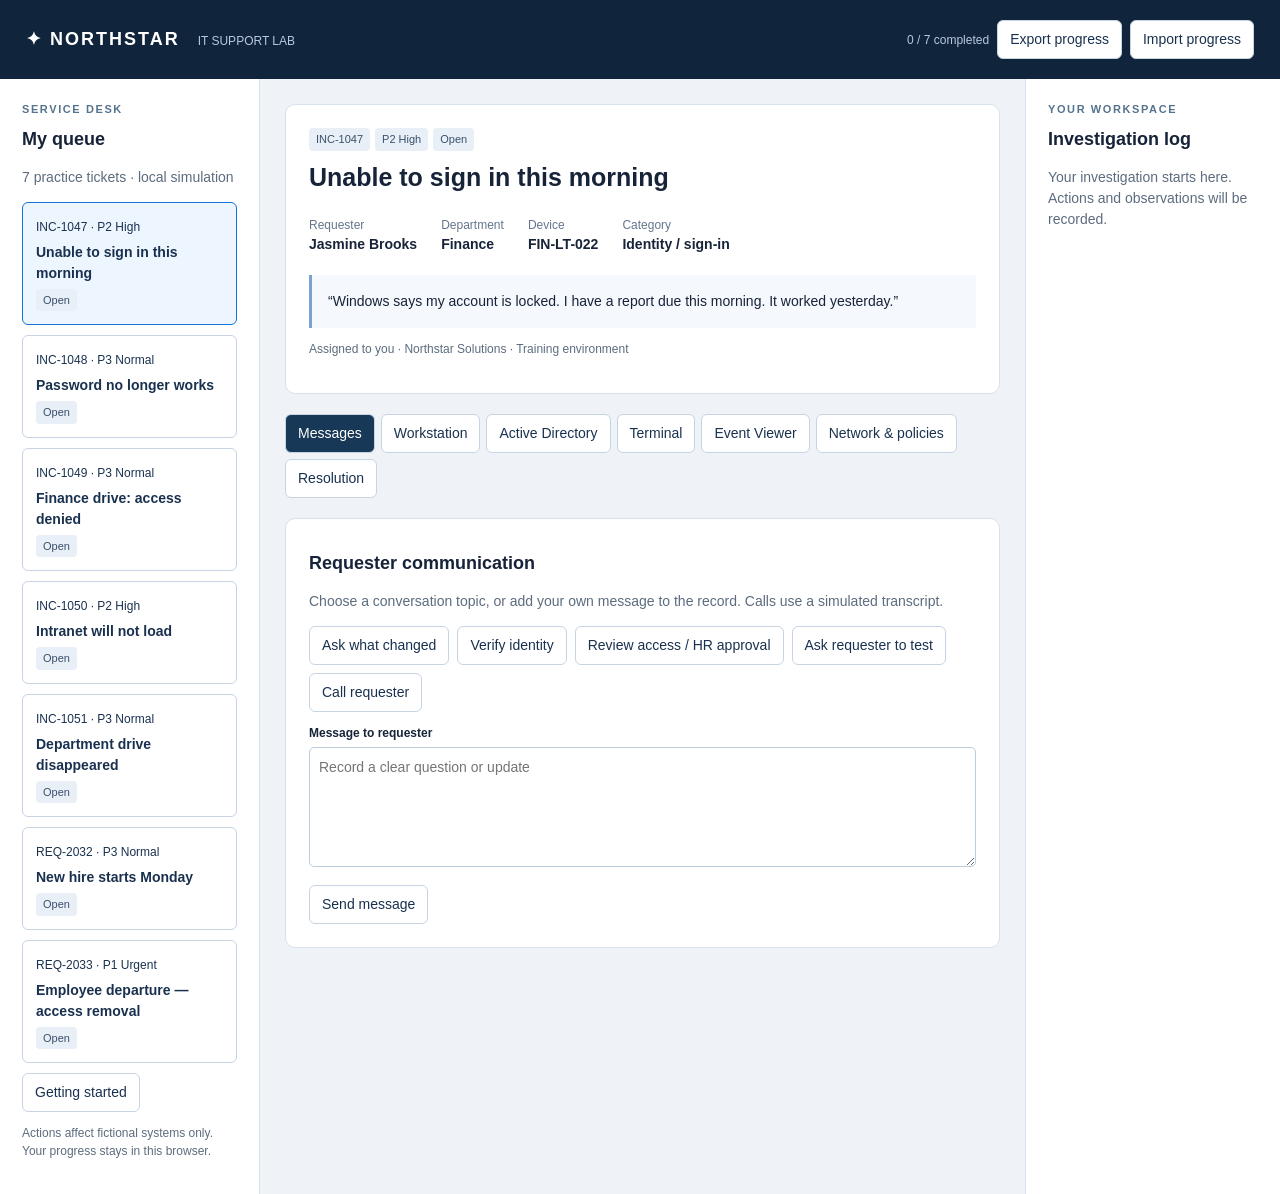
<file: Northstar-GitHub-Ready/simulator/index.html>
<!doctype html>
<html lang="en"><head><meta charset="utf-8"><meta name="viewport" content="width=device-width,initial-scale=1"><title>Northstar | IT Support Lab</title><link rel="stylesheet" href="style.css"></head>
<body><header><div><b>✦ NORTHSTAR</b><span>IT SUPPORT LAB</span></div><div class="header-actions"><span id="progress"></span><button id="backup">Export progress</button><label class="button">Import progress<input type="file" id="import" accept=".json" hidden></label></div></header>
<div class="shell"><aside><div class="section-label">SERVICE DESK</div><h2>My queue</h2><p class="muted">7 practice tickets · local simulation</p><div id="queue"></div><button id="orientation">Getting started</button><p class="muted small">Actions affect fictional systems only. Your progress stays in this browser.</p></aside><main><section id="ticket"></section><nav id="tabs" aria-label="Investigation tools"></nav><section id="tool"></section></main><aside class="activity"><div class="section-label">YOUR WORKSPACE</div><h2>Investigation log</h2><div id="log"></div></aside></div><div id="notice" role="status" aria-live="polite"></div><script src="app.js"></script></body></html>
</file>
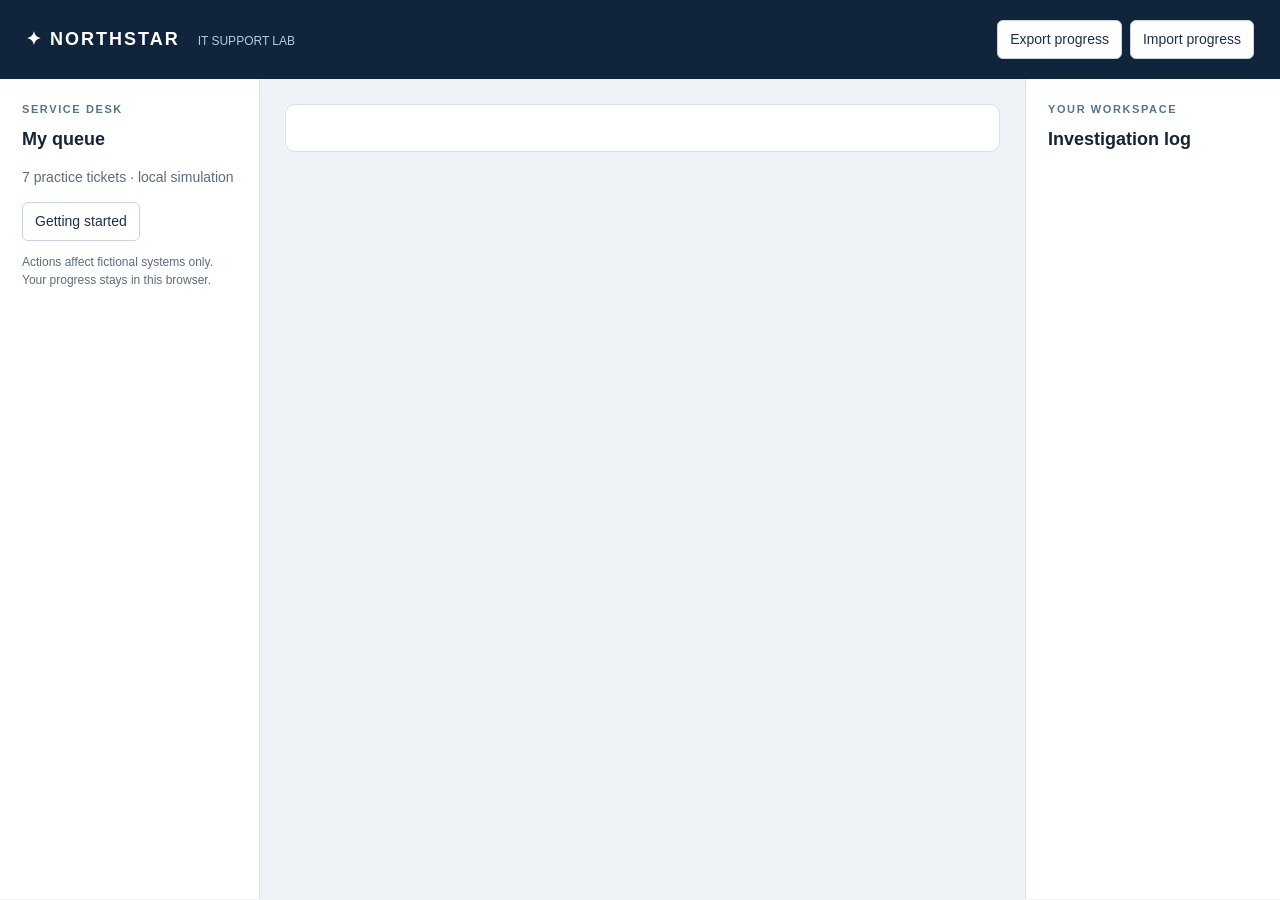
<file: Northstar-GitHub-Ready/simulator/Northstar IT Lab.html>
<!doctype html>
<html lang="en"><head><meta charset="utf-8"><meta name="viewport" content="width=device-width,initial-scale=1"><title>Northstar | IT Support Lab</title><style>*{box-sizing:border-box}body{margin:0;background:#eff3f8;color:#172338;font:14px/1.5 'Segoe UI',sans-serif}header{background:#10243c;color:white;padding:20px 26px;display:flex;justify-content:space-between;align-items:center}header b{letter-spacing:2px;font-size:18px}header span{margin-left:18px;font-size:12px;color:#b7c9de}.header-actions{display:flex;align-items:center;gap:8px}.shell{display:grid;grid-template-columns:260px minmax(420px,1fr) 255px;min-height:calc(100vh - 80px)}aside{background:#fff;padding:22px;border-right:1px solid #d9e2ed}.activity{border-left:1px solid #d9e2ed;border-right:0}main{padding:25px;min-width:0}h1{font-size:25px;margin:8px 0}h2{font-size:18px;margin:8px 0}h3{font-size:15px}.section-label{font-size:11px;letter-spacing:1.6px;color:#55738d;font-weight:700}.muted{color:#5c6c7e}.small{font-size:12px}button,.button{font:inherit;cursor:pointer;border:1px solid #c7d4e3;border-radius:6px;background:#fff;color:#19314f;padding:8px 12px;display:inline-block}button:hover,.button:hover{background:#e6effa}button:focus-visible,input:focus-visible,textarea:focus-visible,select:focus-visible{outline:3px solid #268bf0;outline-offset:2px}.primary{background:#1265be;color:white;border-color:#1265be}.danger{color:#a02c39}.queue-item{display:block;text-align:left;width:100%;margin:10px 0;padding:13px}.queue-item.active{border-color:#1475d5;background:#edf5ff}.queue-item strong{display:block;margin:5px 0}.badge{display:inline-block;background:#e9eff6;color:#37506c;border-radius:4px;padding:3px 7px;font-size:11px;margin-right:5px}.ticket-card,#tool{background:white;border:1px solid #d8e1ec;border-radius:10px;padding:23px}.meta{display:flex;flex-wrap:wrap;gap:24px;margin:20px 0}.meta span{display:block;font-size:12px;color:#64768b}.meta strong{font-weight:600}.quote{background:#f5f8fc;padding:16px;border-left:3px solid #78a2d0}.tabs{display:flex;flex-wrap:wrap;gap:6px;margin:20px 0}.tabs button.active{background:#173957;color:white}input,select,textarea{font:inherit;width:100%;padding:9px;border:1px solid #bccddd;border-radius:5px;margin:5px 0 12px}textarea{min-height:120px}label{display:block;font-weight:600;font-size:12px}.row{display:flex;flex-wrap:wrap;gap:8px;margin:12px 0}.columns{display:grid;grid-template-columns:160px 1fr;gap:20px}.tree{background:#f2f6fa;padding:15px}.tree button{display:block;margin:8px 0;width:100%}table{border-collapse:collapse;width:100%;margin:15px 0}td,th{text-align:left;padding:10px;border-bottom:1px solid #e1e8f0}th{font-size:12px;color:#566b82}.terminal{background:#101c2c;color:#cfe4dc;padding:18px;border-radius:6px;white-space:pre-wrap;font:13px/1.6 Consolas,monospace;min-height:230px;max-height:450px;overflow:auto}.desktop{background:linear-gradient(135deg,#064774,#1192ba);padding:25px;border-radius:8px;color:white;min-height:260px}.desktop .window{background:#fff;color:#233549;border-radius:7px;padding:18px;margin-top:15px}.log-entry{font-size:12px;padding:12px 0;border-bottom:1px solid #e4ebf3}.log-entry time{display:block;color:#718297;font-size:10px}.message{padding:12px;background:#f0f5fb;margin:10px 0;border-radius:6px}.message.tech{background:#e8f3ee}.checklist{padding:14px;background:#f4f7fb}.warning{color:#a33d32}#notice{position:fixed;bottom:20px;left:50%;transform:translateX(-50%);background:#163452;color:white;border-radius:8px;padding:12px 20px;max-width:80%;display:none}@media(max-width:1100px){.shell{grid-template-columns:230px 1fr}.activity{grid-column:1/-1}.header-actions{flex-wrap:wrap}}@media(max-width:700px){.shell{display:block}header{display:block}main{padding:12px}.columns{grid-template-columns:1fr}.meta{gap:12px}.header-actions{margin-top:15px}}
</style></head>
<body><header><div><b>✦ NORTHSTAR</b><span>IT SUPPORT LAB</span></div><div class="header-actions"><span id="progress"></span><button id="backup">Export progress</button><label class="button">Import progress<input type="file" id="import" accept=".json" hidden></label></div></header>
<div class="shell"><aside><div class="section-label">SERVICE DESK</div><h2>My queue</h2><p class="muted">7 practice tickets · local simulation</p><div id="queue"></div><button id="orientation">Getting started</button><p class="muted small">Actions affect fictional systems only. Your progress stays in this browser.</p></aside><main><section id="ticket"></section><nav id="tabs" aria-label="Investigation tools"></nav><section id="tool"></section></main><aside class="activity"><div class="section-label">YOUR WORKSPACE</div><h2>Investigation log</h2><div id="log"></div></aside></div><div id="notice" role="status" aria-live="polite"></div><script>'use strict';
const scenarios=[
 {id:'INC-1047',title:'Unable to sign in this morning',user:'Jasmine Brooks',account:'jbrooks',dept:'Finance',device:'FIN-LT-022',priority:'P2 High',category:'Identity / sign-in',kind:'lock',brief:'Windows says my account is locked. I have a report due this morning. It worked yesterday.',intro:'I changed my password yesterday. My phone keeps asking me to sign in.',cause:'Repeated authentication from a phone using the previous password.',fix:'Cleared stale phone credentials and unlocked the account after identity verification.'},
 {id:'INC-1048',title:'Password no longer works',user:'Marcus Lee',account:'mlee',dept:'Sales',device:'SAL-LT-014',priority:'P3 Normal',category:'Identity / password',kind:'password',brief:'I forgot my password after coming back from vacation.',intro:'I am at my desk and can verify my identity through our approved callback.',cause:'Forgotten password.',fix:'Verified identity, reset the password with change at next sign-in enabled.'},
 {id:'INC-1049',title:'Finance drive: access denied',user:'Ava Patel',account:'apatel',dept:'Finance',device:'FIN-LT-009',priority:'P3 Normal',category:'File access',kind:'permission',brief:'I can sign in but the Finance share says access denied.',intro:'I transferred from Sales. My manager approved Finance access on request REQ-2031.',cause:'Approved Finance employee missing the Finance-Read security group.',fix:'Validated access approval, added Finance-Read membership and refreshed the sign-in token.'},
 {id:'INC-1050',title:'Intranet will not load',user:'Noah Reed',account:'nreed',dept:'Operations',device:'OPS-PC-031',priority:'P2 High',category:'Network / DNS',kind:'dns',brief:'The intranet stopped loading. My cable is plugged in.',intro:'I changed the network settings while trying to fix another problem.',cause:'Workstation configured with public DNS instead of domain DNS.',fix:'Restored DNS to the domain DNS server at 10.20.0.10 and cleared the resolver cache.'},
 {id:'INC-1051',title:'Department drive disappeared',user:'Emma Chen',account:'echen',dept:'Sales',device:'SAL-LT-006',priority:'P3 Normal',category:'Group Policy',kind:'gpo',brief:'The Sales drive is missing after the laptop was replaced.',intro:'This is a replacement laptop. The old one had an S: drive.',cause:'Replacement computer in the staging OU outside Sales drive policy scope.',fix:'Moved the computer to the approved Sales OU and refreshed Group Policy.'},
 {id:'REQ-2032',title:'New hire starts Monday',user:'Olivia Jones',account:'ojones',dept:'HR',device:'HR-LT-018',priority:'P3 Normal',category:'Onboarding',kind:'onboard',brief:'Create Olivia’s HR account, standard HR access, and require a password change. Approval: HR-803. No admin access.',intro:'HR-803 confirms the start date and HR-Read access. Please confirm the account is ready.',cause:'Approved new employee requires an account and department access.',fix:'Created an enabled HR account with HR-Read access and password change required.'},
 {id:'REQ-2033',title:'Employee departure — access removal',user:'Liam Wilson',account:'lwilson',dept:'Sales',device:'SAL-LT-019',priority:'P1 Urgent',category:'Offboarding',kind:'offboard',brief:'HR-804 authorizes immediate account disablement, session revocation and removal of Sales access. Retain account and files for 30 days.',intro:'HR-804 is approved. Retain the account for the retention period; revoke existing sessions as well as blocking new sign-ins.',cause:'Authorized employee departure.',fix:'Disabled the account, revoked sessions and removed Sales-Read access while retaining the account.'}
];
function initial(s){return {locked:s.kind==='lock',stale:s.kind==='lock',passwordOK:s.kind!=='password',enabled:true,exists:s.kind!=='onboard',groups:s.kind==='permission'?['Domain Users']:s.kind==='onboard'?[]:['Domain Users',s.dept+'-Read'],dns:s.kind==='dns'?'8.8.8.8':'10.20.0.10',cache:s.kind==='dns',ou:s.kind==='gpo'?'Staging':s.dept,gpo:s.kind!=='gpo',token:s.kind!=='permission',mustChange:false,sessions:s.kind==='offboard',identity:false,approval:false,verified:false,status:'Open',notes:'',log:[],messages:[],terminal:[],mistakes:0};}
function solved(s,e){return ({lock:!e.locked&&!e.stale&&e.enabled,password:e.passwordOK&&e.mustChange&&e.enabled,permission:e.groups.includes('Finance-Read')&&e.token&&!e.groups.includes('Domain Admins'),dns:e.dns==='10.20.0.10'&&!e.cache,gpo:e.ou==='Sales'&&e.gpo,onboard:e.exists&&e.enabled&&e.groups.includes('HR-Read')&&e.mustChange&&!e.groups.includes('Domain Admins'),offboard:!e.enabled&&!e.sessions&&!e.groups.includes('Sales-Read')&&e.exists})[s.kind];}
let state={selected:0,tickets:scenarios.map(initial)},tab='Messages',ou='All',shell='PowerShell';
try{const saved=JSON.parse(localStorage.getItem('northstar-v1'));if(valid(saved))state=saved;}catch{}
function valid(x){return x&&Number.isInteger(x.selected)&&x.selected>=0&&x.selected<scenarios.length&&Array.isArray(x.tickets)&&x.tickets.length===scenarios.length&&x.tickets.every(e=>e&&Array.isArray(e.log)&&Array.isArray(e.messages)&&Array.isArray(e.terminal)&&Array.isArray(e.groups)&&['Open','In progress','Resolved','Escalated'].includes(e.status)&&typeof e.notes==='string');}
const $=id=>document.getElementById(id),esc=v=>String(v).replace(/[&<>"']/g,c=>({'&':'&amp;','<':'&lt;','>':'&gt;','"':'&quot;',"'":'&#39;'}[c]));
function current(){return [scenarios[state.selected],state.tickets[state.selected]];}
function save(){try{localStorage.setItem('northstar-v1',JSON.stringify(state));}catch{notify('Browser storage unavailable. Export progress to preserve your work.');}}
function notify(t){$('notice').textContent=t;$('notice').style.display='block';clearTimeout(notify.timer);notify.timer=setTimeout(()=>$('notice').style.display='none',4500);}
function log(t){const [,e]=current();e.log.push({time:new Date().toLocaleTimeString(),text:t});if(e.status==='Open')e.status='In progress';save();}
function act(a,value){const [s,e]=current();if(e.status==='Resolved')return notify('Reset this ticket to practice again.');e.verified=false;let result='';switch(a){
 case 'identity':e.identity=true;result='Identity verified using approved callback and employee record.';break;
 case 'approval':e.approval=true;result=`Reviewed approved request ${s.kind==='offboard'?'HR-804':s.kind==='onboard'?'HR-803':'REQ-2031'} and requested scope.`;break;
 case 'phone':e.stale=false;result='Requester removed stored work credentials on the phone and signed in with the current password.';break;
 case 'unlock':e.locked=false;result='Account unlocked.';if(!e.identity){e.mistakes++;result+=' Identity was not verified before the account change.';}break;
 case 'reset':e.passwordOK=true;e.mustChange=true;result='Temporary password reset; change required at next sign-in. Password is not recorded in ticket notes.';if(!e.identity){e.mistakes++;result+=' Identity was not verified before the reset.';}break;
 case 'disable':e.enabled=false;result='Account disabled. Existing sessions are unaffected.';break;
 case 'enable':e.enabled=true;result='Account enabled.';if(s.kind==='offboard'){e.mistakes++;result+=' Departing employee can authenticate again.';}break;
 case 'group':if(!e.exists)return notify('Create the account first.');if(!e.groups.includes(value))e.groups.push(value);e.token=false;result=`Added ${value}. Existing sign-in token is unchanged.`;if(value==='Domain Admins'){e.mistakes++;result+=' Broad administrative access granted.';}if(!e.approval&&['permission','onboard'].includes(s.kind)){e.mistakes++;result+=' Access approval was not reviewed.';}break;
 case 'remove':e.groups=e.groups.filter(g=>g!==value);result=`Removed ${value}.`;break;
 case 'signin':e.token=true;if(e.stale)e.locked=true;result=e.stale?'Sign-in failed: account locked again after another phone authentication attempt.':!e.enabled?'Sign-in failed: account disabled.':e.locked?'Sign-in failed: account locked.':!e.passwordOK?'Sign-in failed: incorrect password.':'Sign-in completed; refreshed security group token.';break;
 case 'dns':e.dns=value;result=`DNS server set to ${value}.`;break;
 case 'flush':e.cache=false;result='DNS resolver cache cleared.';break;
 case 'ou':e.ou=value;e.gpo=false;result=`Computer moved to ${value} OU; policies need refresh.`;break;
 case 'gpupdate':e.gpo=e.ou===s.dept;result=`Policy refresh completed. Applied: ${e.gpo?s.dept+' Drive Mapping':'Baseline only'}.`;break;
 case 'create':if(e.exists)return notify('An account with this username already exists.');e.exists=true;e.enabled=true;e.groups=['Domain Users'];e.mustChange=true;result=`Created ${s.account} in ${s.dept} OU; change password at next sign-in required.`;if(!e.approval){e.mistakes++;result+=' HR approval was not reviewed.';}break;
 case 'revoke':e.sessions=false;result='Existing simulated sessions revoked.';break;
 case 'delete':e.exists=false;e.mistakes++;result='Account deleted. Retention requirement violated. Reset ticket to recover.';break;
 }log(result);render();return result;}
const tabs=['Messages','Workstation','Active Directory','Terminal','Event Viewer','Network & policies','Resolution'];
function render(){const [s,e]=current();$('progress').textContent=`${state.tickets.filter(t=>t.status==='Resolved').length} / 7 completed`;$('queue').innerHTML=scenarios.map((q,i)=>`<button class="queue-item ${i===state.selected?'active':''}" data-ticket="${i}"><span class="small">${q.id} · ${q.priority}</span><strong>${esc(q.title)}</strong><span class="badge">${state.tickets[i].status}</span></button>`).join('');$('ticket').innerHTML=`<div class="ticket-card"><span class="badge">${s.id}</span><span class="badge">${s.priority}</span><span class="badge">${e.status}</span><h1>${s.title}</h1><div class="meta"><div><span>Requester</span><strong>${s.user}</strong></div><div><span>Department</span><strong>${s.dept}</strong></div><div><span>Device</span><strong>${s.device}</strong></div><div><span>Category</span><strong>${s.category}</strong></div></div><div class="quote">“${s.brief}”</div><p class="small muted">Assigned to you · Northstar Solutions · Training environment</p></div>`;$('tabs').className='tabs';$('tabs').innerHTML=tabs.map(t=>`<button data-tab="${t}" class="${tab===t?'active':''}">${t}</button>`).join('');$('log').innerHTML=e.log.length?e.log.slice().reverse().map(l=>`<div class="log-entry"><time>${esc(l.time)}</time>${esc(l.text)}</div>`).join(''):'<p class="muted">Your investigation starts here. Actions and observations will be recorded.</p>';renderTool();}
function button(text,a,value){return `<button data-act="${a}" ${value?`data-value="${value}"`:''}>${text}</button>`;}
function renderTool(){const [s,e]=current();let h='';if(tab==='Messages')h=`<h2>Requester communication</h2><p class="muted">Choose a conversation topic, or add your own message to the record. Calls use a simulated transcript.</p><div class="row"><button data-msg="context">Ask what changed</button><button data-msg="identity">Verify identity</button><button data-msg="approval">Review access / HR approval</button><button data-msg="verify">Ask requester to test</button><button data-msg="call">Call requester</button></div>${e.messages.map(m=>`<div class="message ${m.who==='You'?'tech':''}"><b>${esc(m.who)}</b><br>${esc(m.text)}</div>`).join('')}<label for="message">Message to requester</label><textarea id="message" placeholder="Record a clear question or update"></textarea><button id="send">Send message</button>`;
if(tab==='Workstation')h=`<h2>Remote session · ${s.device}</h2><div class="desktop"><b>Windows 11 Enterprise</b><p>${s.user} · NORTHSTAR\\${s.account}</p><div class="row">${button('Try sign-in / sign out and back in','signin')}<button data-observe="share">Open department drive</button><button data-observe="intranet">Open intranet</button><button data-observe="device">System information</button></div><div class="window"><b>Remote workstation</b><p>Use the controls to observe behavior. Changes made in administration tools affect this simulated session.</p></div></div>`;
if(tab==='Active Directory')h=`<h2>Active Directory Users & Computers</h2><p class="muted">northstar.example · DC01 · Inspect the relevant account before changing it.</p><div class="columns"><div class="tree"><b>northstar.example</b>${['All','Finance','Sales','HR','Operations','Staging'].map(x=>`<button data-ou="${x}">${x}</button>`).join('')}</div><div>${ou==='All'||ou===s.dept?`<table><tr><th>Name</th><th>Type</th><th>OU</th></tr><tr><td>${e.exists?s.user:'Account not found'}</td><td>User</td><td>${s.dept}</td></tr><tr><td>${s.device}</td><td>Computer</td><td>${e.ou}</td></tr></table><button data-observe="account">Inspect account properties</button><div class="row">${button('Unlock account','unlock')}${button('Reset password','reset')}${button('Disable','disable')}${button('Enable','enable')}${button('Create approved account','create')}${button('Revoke sessions','revoke')}${button('Delete account','delete')}</div><label for="group">Security group</label><select id="group"><option>Finance-Read</option><option>Sales-Read</option><option>HR-Read</option><option>Domain Admins</option></select><div class="row"><button id="addgroup">Add membership</button><button id="removegroup">Remove membership</button></div>`:'<p>No requester account in this OU.</p>'}<label for="computerOU">Move requester computer to OU</label><select id="computerOU">${['Staging','Finance','Sales','HR','Operations'].map(x=>`<option ${e.ou===x?'selected':''}>${x}</option>`).join('')}</select><button id="moveOU">Move computer</button></div></div>`;
if(tab==='Terminal')h=`<h2>Remote terminal</h2><div class="row"><button data-shell="PowerShell">PowerShell</button><button data-shell="Command Prompt">Command Prompt</button></div><p class="muted">${shell} · ${s.device} · Type help for supported commands. Simulation only.</p><div class="terminal" id="terminalOutput">${esc(e.terminal.join('\n')||'Northstar simulated terminal\nType help to view supported syntax.')}</div><form id="commandForm"><label for="command">${shell==='PowerShell'?'PS C:\\Users\\technician>':'C:\\Users\\technician>'}</label><input id="command" autocomplete="off" spellcheck="false" placeholder="Enter a command"><button class="primary">Run command</button></form>`;
if(tab==='Event Viewer')h=`<h2>Event Viewer · DC01 / ${s.device}</h2><p class="muted">Query logs to retrieve current evidence.</p><div class="row"><button data-observe="security">Security log</button><button data-observe="system">System log</button><button data-observe="policy">GroupPolicy operational log</button></div><div class="checklist">Security: authentication and account events<br>System: connectivity and resolver events<br>GroupPolicy: policy processing and scope</div>`;
if(tab==='Network & policies')h=`<h2>Network, Group Policy & file permissions</h2><div class="row"><button data-observe="ip">IP / DHCP configuration</button><button data-observe="dns">Resolve intranet name</button><button data-observe="acl">Inspect share and NTFS permissions</button><button data-observe="policy">Resultant Group Policy</button></div><label for="dnsServer">Preferred DNS server</label><select id="dnsServer"><option>10.20.0.10</option><option>8.8.8.8</option><option>10.20.0.99</option></select><div class="row"><button id="setDNS">Apply DNS configuration</button>${button('Clear resolver cache','flush')}${button('Refresh Group Policy','gpupdate')}</div><p class="muted small">Department shares use approved read groups. Share and NTFS permissions both apply; deny overrides allow. This lab models group based access and sign-in token refresh.</p>`;
if(tab==='Resolution')h=`<h2>Document & resolve</h2><p class="muted">Explain the symptom, evidence, root cause, fix and verification. Closure requires a working result, requester confirmation, appropriate authorization and useful notes.</p><label for="notes">Your technician notes</label><textarea id="notes" placeholder="Symptom:\nEvidence:\nRoot cause:\nActions:\nVerification:">${esc(e.notes)}</textarea><div class="row"><button id="saveNotes">Save draft</button><button id="close" class="primary">Resolve ticket</button><button id="escalate">Escalate</button><button id="exportNotes">Export portfolio notes</button><button id="reset" class="danger">Reset this ticket</button></div><p>${e.verified?'Requester verification recorded.':'Requester verification is not yet recorded.'}</p><p>Process concerns recorded: ${e.mistakes}. Review your action history before closing.</p>`;
if(tab==='Workstation'&&s.kind==='lock'&&e.messages.some(m=>m.text===s.intro))h+=`<h3>Phone mail configuration</h3><p>Stored work credentials can continue authenticating when the workstation is signed out.</p><div class="row"><button data-observe="phone">Inspect stored credentials</button>${button('Ask requester to update phone credentials','phone')}</div>`;
$('tool').innerHTML=h;if($('terminalOutput'))$('terminalOutput').scrollTop=$('terminalOutput').scrollHeight;
}
function observe(type){const [s,e]=current();let t='';switch(type){case 'account':t=`User ${s.account}: ${e.exists?'exists':'not found'}; enabled=${e.enabled}; locked=${e.locked}; change at next sign-in=${e.mustChange}; groups=${e.groups.join(', ')||'none'}; active sessions=${e.sessions}.`;break;
case 'ip':t=`${s.device}: IPv4 10.20.0.122/24; gateway 10.20.0.1; DHCP enabled; lease active; DHCP server 10.20.0.10; DNS ${e.dns}.`;break;
case 'dns':case 'intranet':t=e.dns==='10.20.0.10'&&!e.cache?'intranet.northstar.example resolves to 10.20.0.20. HTTP 200; intranet loads.':'intranet.northstar.example: name resolution failed. Direct connection to 10.20.0.20 succeeds.';break;
case 'share':t=!e.enabled||e.locked?'Drive unavailable: sign-in required.':!e.groups.includes(s.dept+'-Read')||!e.token?'Access denied: current sign-in token does not have department access.':!e.gpo?'Drive is not mapped. UNC path is reachable.':'Department drive opens successfully.';break;
case 'acl':t=`\\\\FS01\\${s.dept}: share Read for ${s.dept}-Read; NTFS Read & Execute for ${s.dept}-Read; Full Control for Administrators; no explicit deny. Current groups: ${e.groups.join(', ')}. Token refreshed=${e.token}.`;break;
case 'policy':t=`Computer OU: ${e.ou}. Applied: Baseline${e.gpo?', '+s.dept+' Drive Mapping':''}. Department mapping linked to ${s.dept} OU. Last processing ${e.gpo?'successful':'outside department scope / refresh pending'}.`;break;
case 'security':t=e.stale?'4740: Account locked. Caller: mobile mail authentication. 4625: repeated invalid password after yesterday’s password change.':e.locked?'4740: Account locked.':'4624: Successful authentication / no new account lockouts.';break;
case 'system':t=e.dns!=='10.20.0.10'?'1014: Name resolution for intranet.northstar.example timed out. DHCP lease healthy.':'DHCP lease active; domain DNS reachable. No current resolver warnings.';break;
case 'phone':t=e.stale?'Phone mail is using credentials saved before the most recent password change.':'Phone mail credentials match the current password.';break;
case 'device':t=`Windows 11 Enterprise; domain northstar.example; device ${s.device}; last patch cycle completed; Ethernet connected.`;break;}
log(t);notify(t);render();return t;}
function message(type){const [s,e]=current();let q='',answer='';if(type==='context'||type==='call'){q=type==='call'?'Call requester: tell me what happened.':'What changed before this started?';answer=s.intro;if(s.kind==='lock'&&!e.messages.some(m=>m.text===s.intro))e.messages.push({who:'Service desk',text:'Available follow-up: inspect the phone sign-in configuration from the workstation tools.'});}if(type==='identity'){q='Complete approved identity callback.';act('identity');answer='Identity confirmed through the approved callback and employee record.';}if(type==='approval'){q='Review authorization for the requested access change.';if(['permission','onboard','offboard'].includes(s.kind)){act('approval');answer=s.intro;}else answer='No additional access request is attached to this incident.';}if(type==='verify'){q='Please test access again / confirm the requested outcome.';e.verified=solved(s,e);answer=e.verified?'Confirmed: the requested outcome is working. Thank you.':'The requested outcome is still not working. Please keep investigating.';log('Requester verification: '+answer);}e.messages.push({who:'You',text:q},{who:s.user,text:answer});save();render();}
function command(raw){const [s,e]=current(),c=raw.trim(),lower=c.toLowerCase();let out='';const userCommands=/^(get-aduser|unlock-adaccount|disable-adaccount|enable-adaccount|set-adaccountpassword|add-adgroupmember|remove-adgroupmember)/i;if(userCommands.test(c)&&!new RegExp('\\b'+s.account+'\\b','i').test(c))out=`Specify this ticket’s account: ${s.account}. No change made.`;
else if(lower==='help')out=`Supported simulation commands (case insensitive):\nwhoami\nhostname\nipconfig /all\nipconfig /flushdns\nping 10.20.0.10\nping intranet.northstar.example\nnslookup intranet.northstar.example\ngpresult /r\ngpupdate /force\nnet use\nicacls \\\\FS01\\${s.dept}\nGet-ADUser ${s.account} -Properties *\nUnlock-ADAccount ${s.account}\nSet-ADAccountPassword ${s.account} -Reset (simulated temporary password; change at sign-in enforced)\nDisable-ADAccount ${s.account}\nEnable-ADAccount ${s.account}\nAdd-ADGroupMember -Identity ${s.dept}-Read -Members ${s.account}\nRemove-ADGroupMember -Identity ${s.dept}-Read -Members ${s.account}\nUse the GUI for OU moves, account creation, DNS settings and session revocation. Identity and approval are recorded in Messages.`;
else if(lower==='whoami')out='northstar\\technician';else if(lower==='hostname')out=s.device;
else if(lower==='ipconfig /all')out=observe('ip');else if(lower==='ipconfig /flushdns')out=act('flush');
else if(/^ping (10\.20\.0\.10|10\.20\.0\.20)$/.test(lower))out='Reply: bytes=32 time<1ms TTL=128. 0% loss.';
else if(lower==='ping intranet.northstar.example'||lower==='nslookup intranet.northstar.example')out=observe('dns');
else if(lower==='gpresult /r')out=observe('policy');else if(lower==='gpupdate /force')out=act('gpupdate');else if(lower==='net use')out=observe('share');else if(lower===`icacls \\\\fs01\\${s.dept.toLowerCase()}`)out=observe('acl');
else if(new RegExp('^get-aduser '+s.account+'( -properties \\*)?</body></html>
,'i').test(c))out=observe('account');
else if(new RegExp('^unlock-adaccount '+s.account+'</body></html>
,'i').test(c))out=act('unlock');
else if(new RegExp('^disable-adaccount '+s.account+'</body></html>
,'i').test(c))out=act('disable');
else if(new RegExp('^enable-adaccount '+s.account+'</body></html>
,'i').test(c))out=act('enable');
else if(new RegExp('^set-adaccountpassword '+s.account+' -reset</body></html>
,'i').test(c))out=act('reset');
else if(/^(add|remove)-adgroupmember -identity (Finance-Read|Sales-Read|HR-Read|Domain Admins) -members \w+$/i.test(c)){const match=c.match(/^(add|remove)-adgroupmember -identity (.+) -members /i),group=['Finance-Read','Sales-Read','HR-Read','Domain Admins'].find(g=>g.toLowerCase()===match[2].toLowerCase());out=act(match[1].toLowerCase()==='add'?'group':'remove',group);}
else out='Unsupported command or syntax. No change made. Type help for the supported subset.';
e.terminal.push('> '+c,out||'No change made.');log('Terminal: '+c);save();render();}
function authorized(s,e){return !['lock','password'].includes(s.kind)||e.identity;}
function canClose(s,e){return solved(s,e)&&e.verified&&authorized(s,e)&&(!['permission','onboard','offboard'].includes(s.kind)||e.approval)&&!e.groups.includes('Domain Admins');}
function download(name,text,type){const a=document.createElement('a'),url=URL.createObjectURL(new Blob([text],{type}));a.href=url;a.download=name;a.click();setTimeout(()=>URL.revokeObjectURL(url),1000);}
function portfolio(){const [s,e]=current();return `# ${s.id} — ${s.title}\n\nTraining project: Northstar IT Support Lab\nEnvironment: simulated Windows / Active Directory; no production systems administered.\nStatus: ${e.status}\nRequester: ${s.user} | ${s.dept} | ${s.device}\n\n## Technician notes\n${e.notes||'No technician notes recorded.'}\n\n## Verification\n${e.verified?'Requester confirmed the requested outcome.':'Outcome not confirmed.'}\nProcess concerns encountered: ${e.mistakes}\n${e.status==='Resolved'?`\n## Scenario debrief\nRoot cause: ${s.cause}\nExpected resolution: ${s.fix}\n`:''}\n## Action history\n${e.log.map(l=>'- '+l.time+' — '+l.text).join('\n')}\n\nPortfolio wording: Practiced simulated IT support ticket triage, investigation, administration and resolution documentation in a local training lab.\n`;}
if(typeof document!=='undefined'){
document.addEventListener('click',ev=>{const b=ev.target.closest('button');if(!b)return;const [s,e]=current();if(b.dataset.ticket!==undefined){state.selected=Number(b.dataset.ticket);ou='All';save();render();}else if(b.dataset.tab){if($('notes')){e.notes=$('notes').value;save();}tab=b.dataset.tab;render();}else if(b.dataset.act)act(b.dataset.act,b.dataset.value);else if(b.dataset.observe)observe(b.dataset.observe);else if(b.dataset.msg)message(b.dataset.msg);else if(b.dataset.ou){ou=b.dataset.ou;renderTool();}else if(b.dataset.shell){shell=b.dataset.shell;renderTool();}else switch(b.id){case 'orientation':notify('Read the ticket → ask the requester → inspect tools → make a justified change → ask them to test → document and resolve. Terminal help explains syntax.');break;case 'send':if($('message').value.trim()){e.messages.push({who:'You',text:$('message').value.trim()},{who:s.user,text:'Message received. Use a conversation topic above for a specific diagnostic response.'});log('Sent requester update.');render();}break;case 'addgroup':act('group',$('group').value);break;case 'removegroup':act('remove',$('group').value);break;case 'moveOU':act('ou',$('computerOU').value);break;case 'setDNS':act('dns',$('dnsServer').value);break;case 'saveNotes':e.notes=$('notes').value;save();notify('Draft saved.');break;case 'close':e.notes=$('notes').value;if(!canClose(s,e))notify('Closure blocked: check the requested outcome, requester verification and authorization. Review the investigation log.');else if(e.notes.trim().length<100)notify('Add useful evidence, actions and verification to your notes (at least 100 characters).');else{e.status='Resolved';log('Ticket resolved.');render();notify('Resolved. Export portfolio notes for your debrief and action history.');}save();break;case 'escalate':e.notes=$('notes').value;if(e.notes.trim().length<40)return notify('Describe your evidence and reason for escalation first.');e.status='Escalated';log('Escalated with technician notes.');render();break;case 'exportNotes':e.notes=$('notes').value;save();download(s.id+'-training-notes.md',portfolio(),'text/markdown');break;case 'backup':download('northstar-progress.json',JSON.stringify(state,null,2),'application/json');break;case 'reset':if(confirm('Reset this ticket and erase its local notes and history? Export anything you want to keep first.')){state.tickets[state.selected]=initial(s);save();render();}break;}});
document.addEventListener('submit',ev=>{if(ev.target.id==='commandForm'){ev.preventDefault();command($('command').value);}});
$('import').addEventListener('change',async ev=>{const f=ev.target.files[0];if(!f)return;try{const x=JSON.parse(await f.text());if(!valid(x))throw Error();if(confirm('Replace current progress with this backup?')){state=x;save();render();notify('Progress restored.');}}catch{notify('Invalid progress backup. Current progress was preserved.');}ev.target.value='';});render();
}
if(typeof module!=='undefined')module.exports={scenarios,initial,solved,canClose};
</script></body></html>
</file>
<file: Northstar-GitHub-Ready/simulator/style.css>
*{box-sizing:border-box}body{margin:0;background:#eff3f8;color:#172338;font:14px/1.5 'Segoe UI',sans-serif}header{background:#10243c;color:white;padding:20px 26px;display:flex;justify-content:space-between;align-items:center}header b{letter-spacing:2px;font-size:18px}header span{margin-left:18px;font-size:12px;color:#b7c9de}.header-actions{display:flex;align-items:center;gap:8px}.shell{display:grid;grid-template-columns:260px minmax(420px,1fr) 255px;min-height:calc(100vh - 80px)}aside{background:#fff;padding:22px;border-right:1px solid #d9e2ed}.activity{border-left:1px solid #d9e2ed;border-right:0}main{padding:25px;min-width:0}h1{font-size:25px;margin:8px 0}h2{font-size:18px;margin:8px 0}h3{font-size:15px}.section-label{font-size:11px;letter-spacing:1.6px;color:#55738d;font-weight:700}.muted{color:#5c6c7e}.small{font-size:12px}button,.button{font:inherit;cursor:pointer;border:1px solid #c7d4e3;border-radius:6px;background:#fff;color:#19314f;padding:8px 12px;display:inline-block}button:hover,.button:hover{background:#e6effa}button:focus-visible,input:focus-visible,textarea:focus-visible,select:focus-visible{outline:3px solid #268bf0;outline-offset:2px}.primary{background:#1265be;color:white;border-color:#1265be}.danger{color:#a02c39}.queue-item{display:block;text-align:left;width:100%;margin:10px 0;padding:13px}.queue-item.active{border-color:#1475d5;background:#edf5ff}.queue-item strong{display:block;margin:5px 0}.badge{display:inline-block;background:#e9eff6;color:#37506c;border-radius:4px;padding:3px 7px;font-size:11px;margin-right:5px}.ticket-card,#tool{background:white;border:1px solid #d8e1ec;border-radius:10px;padding:23px}.meta{display:flex;flex-wrap:wrap;gap:24px;margin:20px 0}.meta span{display:block;font-size:12px;color:#64768b}.meta strong{font-weight:600}.quote{background:#f5f8fc;padding:16px;border-left:3px solid #78a2d0}.tabs{display:flex;flex-wrap:wrap;gap:6px;margin:20px 0}.tabs button.active{background:#173957;color:white}input,select,textarea{font:inherit;width:100%;padding:9px;border:1px solid #bccddd;border-radius:5px;margin:5px 0 12px}textarea{min-height:120px}label{display:block;font-weight:600;font-size:12px}.row{display:flex;flex-wrap:wrap;gap:8px;margin:12px 0}.columns{display:grid;grid-template-columns:160px 1fr;gap:20px}.tree{background:#f2f6fa;padding:15px}.tree button{display:block;margin:8px 0;width:100%}table{border-collapse:collapse;width:100%;margin:15px 0}td,th{text-align:left;padding:10px;border-bottom:1px solid #e1e8f0}th{font-size:12px;color:#566b82}.terminal{background:#101c2c;color:#cfe4dc;padding:18px;border-radius:6px;white-space:pre-wrap;font:13px/1.6 Consolas,monospace;min-height:230px;max-height:450px;overflow:auto}.desktop{background:linear-gradient(135deg,#064774,#1192ba);padding:25px;border-radius:8px;color:white;min-height:260px}.desktop .window{background:#fff;color:#233549;border-radius:7px;padding:18px;margin-top:15px}.log-entry{font-size:12px;padding:12px 0;border-bottom:1px solid #e4ebf3}.log-entry time{display:block;color:#718297;font-size:10px}.message{padding:12px;background:#f0f5fb;margin:10px 0;border-radius:6px}.message.tech{background:#e8f3ee}.checklist{padding:14px;background:#f4f7fb}.warning{color:#a33d32}#notice{position:fixed;bottom:20px;left:50%;transform:translateX(-50%);background:#163452;color:white;border-radius:8px;padding:12px 20px;max-width:80%;display:none}@media(max-width:1100px){.shell{grid-template-columns:230px 1fr}.activity{grid-column:1/-1}.header-actions{flex-wrap:wrap}}@media(max-width:700px){.shell{display:block}header{display:block}main{padding:12px}.columns{grid-template-columns:1fr}.meta{gap:12px}.header-actions{margin-top:15px}}
</file>
